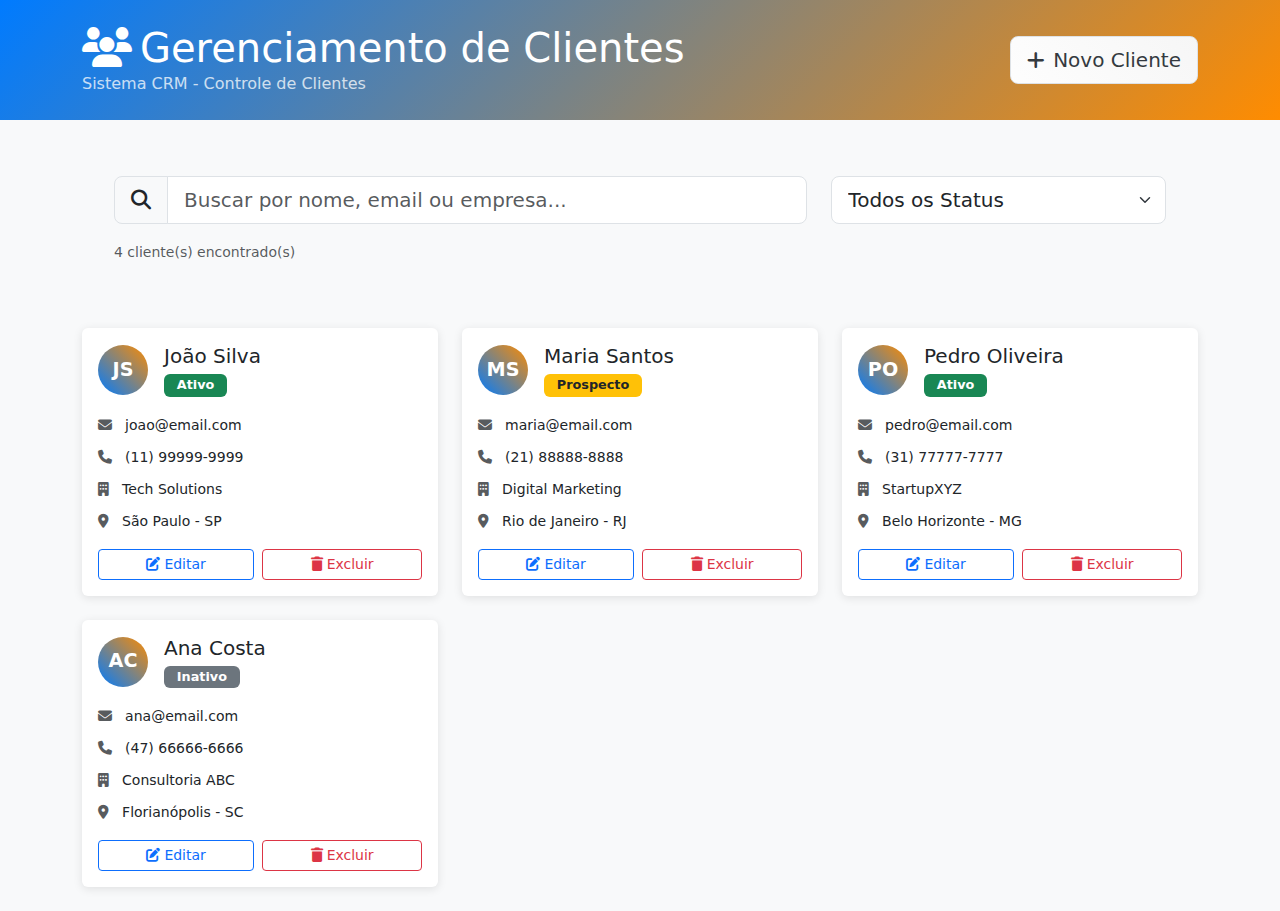
<file: index3.html>
<!DOCTYPE html>
<html lang="pt-BR">
<head>
    <meta charset="UTF-8">
    <meta name="viewport" content="width=device-width, initial-scale=1.0">
    <title>CRM - Gerenciamento de Clientes</title>

    <link href="https://cdnjs.cloudflare.com/ajax/libs/bootstrap/5.3.0/css/bootstrap.min.css" rel="stylesheet">
    <link href="https://cdnjs.cloudflare.com/ajax/libs/font-awesome/6.4.0/css/all.min.css" rel="stylesheet">
    <style>
        /* Keyframes for gradient animation - ADDED/MODIFIED FOR THIS BUTTON */
        @keyframes animatedGradient {
            0% { background-position: 0% 50%; }
            50% { background-position: 100% 50%; }
            100% { background-position: 0% 50%; }
        }

        .header-gradient {
            background: linear-gradient(135deg, #007bff 0%, #ff8c00 100%); /* Blue to Orange */
            color: white;
            /* Se quiser o cabeçalho animado também, adicione: */
            /* background-size: 200% 200%; */
            /* animation: animatedGradient 10s ease infinite; */
        }

        .client-card {
            transition: all 0.3s ease;
            border: none;
            box-shadow: 0 2px 10px rgba(0,0,0,0.1);
        }

        .client-card:hover {
            transform: translateY(-5px);
            box-shadow: 0 8px 25px rgba(0,0,0,0.15);
        }

        .search-container {
            background: #f8f9fa;
            border-radius: 15px;
            padding: 2rem;
            margin-bottom: 2rem;
        }

        .btn-gradient {
            background: linear-gradient(45deg, #007bff, #ff8c00); /* Blue to Orange */
            border: none;
            color: white;
            transition: background 0.3s ease; /* Keep transition for hover */
        }

        .btn-gradient:hover {
            background: linear-gradient(45deg, #0056b3, #cc7000); /* Darker shades for hover */
            color: white;
        }

        /* NEW CLASS FOR ANIMATED BUTTONS */
        .btn-animated-gradient {
            /* Existing properties for the gradient animation (if enabled) */
            background: linear-gradient(45deg, #ffffff, #f0f0f0); /* White to light gray gradient for subtle effect */
            background-size: 200% 200%; /* Needed for animation */
            animation: animatedGradient 10s ease infinite; /* Enable animation */

            border: 1px solid #dee2e6; /* A subtle light gray border */
            color: #343a40; /* Darker text for contrast on white background */
        }

        .btn-animated-gradient:hover {
            transform: scale(1.05); /* Slightly enlarge on hover */
            /* No need to change background on hover, animation handles it */
        }

        .status-badge {
            font-size: 0.8rem;
            padding: 0.3rem 0.8rem;
        }

        .client-avatar {
            width: 50px;
            height: 50px;
            background: linear-gradient(45deg, #007bff, #ff8c00); /* Blue to Orange */
            border-radius: 50%;
            display: flex;
            align-items: center;
            justify-content: center;
            color: white;
            font-weight: bold;
            font-size: 1.2rem;
        }

        .fade-in {
            animation: fadeIn 0.5s ease-in;
        }

        @keyframes fadeIn {
            from { opacity: 0; transform: translateY(20px); }
            to { opacity: 1; transform: translateY(0); }
        }

        .empty-state {
            text-align: center;
            padding: 3rem;
            color: #6c757d;
        }

        .empty-state i {
            font-size: 4rem;
            margin-bottom: 1rem;
            opacity: 0.5;
        }
    </style>
</head>
<body class="bg-light">
    <header class="header-gradient py-4 mb-4">
        <div class="container">
            <div class="row align-items-center">
                <div class="col">
                    <h1 class="mb-0"><i class="fas fa-users me-2"></i>Gerenciamento de Clientes</h1>
                    <p class="mb-0 opacity-75">Sistema CRM - Controle de Clientes</p>
                </div>
                <div class="col-auto">
                    <button class="btn btn-animated-gradient btn-lg" data-bs-toggle="modal" data-bs-target="#clientModal" onclick="openCreateModal()">
                        <i class="fas fa-plus me-2"></i>Novo Cliente
                    </button>
                </div>
            </div>
        </div>
    </header>

    <div class="container">
        <div class="search-container">
            <div class="row">
                <div class="col-md-8">
                    <div class="input-group input-group-lg">
                        <span class="input-group-text"><i class="fas fa-search"></i></span>
                        <input type="text" id="searchInput" class="form-control" placeholder="Buscar por nome, email ou empresa...">
                    </div>
                </div>
                <div class="col-md-4">
                    <select id="statusFilter" class="form-select form-select-lg">
                        <option value="">Todos os Status</option>
                        <option value="ativo">Ativo</option>
                        <option value="inativo">Inativo</option>
                        <option value="prospecto">Prospecto</option>
                    </select>
                </div>
            </div>
            <div class="row mt-3">
                <div class="col">
                    <small class="text-muted">
                        <span id="clientCount">0</span> cliente(s) encontrado(s)
                    </small>
                </div>
            </div>
        </div>

        <div id="clientsList" class="row">
        </div>

        <div id="emptyState" class="empty-state" style="display: none;">
            <i class="fas fa-user-slash"></i>
            <h3>Nenhum cliente encontrado</h3>
            <p>Não encontramos clientes com os critérios de busca especificados.</p>
        </div>
    </div>

    <div class="modal fade" id="clientModal" tabindex="-1">
        <div class="modal-dialog modal-lg">
            <div class="modal-content">
                <div class="modal-header header-gradient">
                    <h5 class="modal-title" id="modalTitle">
                        <i class="fas fa-user-plus me-2"></i>Novo Cliente
                    </h5>
                    <button type="button" class="btn-close btn-close-white" data-bs-dismiss="modal"></button>
                </div>
                <div class="modal-body">
                    <form id="clientForm">
                        <div class="row">
                            <div class="col-md-6">
                                <div class="mb-3">
                                    <label class="form-label">Nome Completo *</label>
                                    <input type="text" id="clientName" class="form-control" required>
                                </div>
                            </div>
                            <div class="col-md-6">
                                <div class="mb-3">
                                    <label class="form-label">Email *</label>
                                    <input type="email" id="clientEmail" class="form-control" required>
                                </div>
                            </div>
                        </div>
                        <div class="row">
                            <div class="col-md-6">
                                <div class="mb-3">
                                    <label class="form-label">Telefone</label>
                                    <input type="tel" id="clientPhone" class="form-control">
                                </div>
                            </div>
                            <div class="col-md-6">
                                <div class="mb-3">
                                    <label class="form-label">Empresa</label>
                                    <input type="text" id="clientCompany" class="form-control">
                                </div>
                            </div>
                        </div>
                        <div class="row">
                            <div class="col-md-6">
                                <div class="mb-3">
                                    <label class="form-label">Status</label>
                                    <select id="clientStatus" class="form-select">
                                        <option value="ativo">Ativo</option>
                                        <option value="inativo">Inativo</option>
                                        <option value="prospecto">Prospecto</option>
                                    </select>
                                </div>
                            </div>
                            <div class="col-md-6">
                                <div class="mb-3">
                                    <label class="form-label">Estado</label>
                                    <select id="clientState" class="form-select" onchange="populateCities()">
                                        <option value="">Selecione um estado</option>
                                    </select>
                                </div>
                            </div>
                        </div>
                        <div class="mb-3">
                            <label class="form-label">Cidade</label>
                            <select id="clientCity" class="form-select">
                                <option value="">Selecione uma cidade</option>
                            </select>
                        </div>
                        <div class="mb-3">
                            <label class="form-label">Observações</label>
                            <textarea id="clientNotes" class="form-control" rows="3"></textarea>
                        </div>
                    </form>
                </div>
                <div class="modal-footer">
                    <button type="button" class="btn btn-secondary" data-bs-dismiss="modal">Cancelar</button>
                    <button type="button" class="btn btn-gradient" onclick="saveClient()">
                        <i class="fas fa-save me-2"></i>Salvar Cliente
                    </button>
                </div>
            </div>
        </div>
    </div>

    <div class="modal fade" id="deleteModal" tabindex="-1">
        <div class="modal-dialog">
            <div class="modal-content">
                <div class="modal-header bg-danger text-white">
                    <h5 class="modal-title">
                        <i class="fas fa-exclamation-triangle me-2"></i>Confirmar Exclusão
                    </h5>
                    <button type="button" class="btn-close btn-close-white" data-bs-dismiss="modal"></button>
                </div>
                <div class="modal-body">
                    <p>Tem certeza que deseja excluir este cliente?</p>
                    <p class="text-muted">Esta ação não pode ser desfeita.</p>
                </div>
                <div class="modal-footer">
                    <button type="button" class="btn btn-secondary" data-bs-dismiss="modal">Cancelar</button>
                    <button type="button" class="btn btn-danger" onclick="confirmDelete()">
                        <i class="fas fa-trash me-2"></i>Excluir
                    </button>
                </div>
            </div>
        </div>
    </div>

    <script src="https://cdnjs.cloudflare.com/ajax/libs/bootstrap/5.3.0/js/bootstrap.bundle.min.js"></script>
    <script>
        // Dados dos clientes (simulando uma base de dados)
        let clients = [
            {
                id: 1,
                name: "João Silva",
                email: "joao@email.com",
                phone: "(11) 99999-9999",
                company: "Tech Solutions",
                status: "ativo",
                state: "SP",
                city: "São Paulo",
                notes: "Cliente premium, sempre pontual nos pagamentos."
            },
            {
                id: 2,
                name: "Maria Santos",
                email: "maria@email.com",
                phone: "(21) 88888-8888",
                company: "Digital Marketing",
                status: "prospecto",
                state: "RJ",
                city: "Rio de Janeiro",
                notes: "Interessada em nossos serviços de consultoria."
            },
            {
                id: 3,
                name: "Pedro Oliveira",
                email: "pedro@email.com",
                phone: "(31) 77777-7777",
                company: "StartupXYZ",
                status: "ativo",
                state: "MG",
                city: "Belo Horizonte",
                notes: "Startup em crescimento, ótimo potencial."
            },
            {
                id: 4,
                name: "Ana Costa",
                email: "ana@email.com",
                phone: "(47) 66666-6666",
                company: "Consultoria ABC",
                status: "inativo",
                state: "SC",
                city: "Florianópolis",
                notes: "Contrato finalizado, manter contato."
            }
        ];

        let editingClientId = null;
        let clientToDelete = null;

        // Data for Brazilian states and cities (more comprehensive list)
        const brazilianStatesAndCities = {
            "": [], // Default empty state for the initial option
            "AC": ["Rio Branco", "Cruzeiro do Sul", "Sena Madureira", "Tarauacá", "Feijó"],
            "AL": ["Maceió", "Arapiraca", "Rio Largo", "Palmeira dos Índios", "União dos Palmares"],
            "AP": ["Macapá", "Santana", "Laranjal do Jari", "Oiapoque", "Porto Grande"],
            "AM": ["Manaus", "Parintins", "Itacoatiara", "Manacapuru", "Coari"],
            "BA": ["Salvador", "Feira de Santana", "Vitória da Conquista", "Camaçari", "Itabuna", "Ilhéus", "Juazeiro", "Lauro de Freitas"],
            "CE": ["Fortaleza", "Caucaia", "Juazeiro do Norte", "Maracanaú", "Sobral", "Crato", "Itapipoca"],
            "DF": ["Brasília", "Ceilândia", "Taguatinga", "Samambaia", "Plano Piloto"],
            "ES": ["Vitória", "Vila Velha", "Serra", "Cariacica", "Linhares", "Colatina"],
            "GO": ["Goiânia", "Aparecida de Goiânia", "Anápolis", "Rio Verde", "Luziânia", "Águas Lindas de Goiás"],
            "MA": ["São Luís", "Imperatriz", "Açailândia", "Caxias", "Codó", "Bacabal", "Timon"],
            "MT": ["Cuiabá", "Várzea Grande", "Rondonópolis", "Sinop", "Tangará da Serra", "Cáceres"],
            "MS": ["Campo Grande", "Dourados", "Três Lagoas", "Corumbá", "Ponta Porã", "Naviraí"],
            "MG": ["Belo Horizonte", "Uberlândia", "Contagem", "Juiz de Fora", "Betim", "Montes Claros", "Uberaba", "Governador Valadares"],
            "PA": ["Belém", "Ananindeua", "Santarém", "Marabá", "Parauapebas", "Castanhal", "Altamira"],
            "PB": ["João Pessoa", "Campina Grande", "Santa Rita", "Patos", "Sousa", "Cabedelo"],
            "PR": ["Curitiba", "Londrina", "Maringá", "Ponta Grossa", "Cascavel", "São José dos Pinhais", "Foz do Iguaçu"],
            "PE": ["Recife", "Jaboatão dos Guararapes", "Olinda", "Caruaru", "Petrolina", "Paulista", "Garanhuns"],
            "PI": ["Teresina", "Parnaíba", "Picos", "Piripiri", "Floriano", "Campo Maior"],
            "RJ": ["Rio de Janeiro", "Nova Iguaçu", "Duque de Caxias", "São Gonçalo", "Niterói", "Campos dos Goytacazes", "Petrópolis"],
            "RN": ["Natal", "Mossoró", "Parnamirim", "São Gonçalo do Amarante", "Macaíba", "Ceará-Mirim"],
            "RS": ["Porto Alegre", "Caxias do Sul", "Canoas", "Pelotas", "Santa Maria", "Gravataí", "Viamão"],
            "RO": ["Porto Velho", "Ji-Paraná", "Ariquemes", "Cacoal", "Vilhena", "Jaru"],
            "RR": ["Boa Vista", "Rorainópolis", "Caracaraí", "Cantá", "Bonfim"],
            "SC": ["Florianópolis", "Joinville", "Blumenau", "São José", "Chapecó", "Criciúma", "Itajaí"],
            "SP": ["São Paulo", "Guarulhos", "Campinas", "São Bernardo do Campo", "Santo André", "Osasco", "São José dos Campos", "Ribeirão Preto", "Sorocaba", "Santos"],
            "SE": ["Aracaju", "Nossa Senhora do Socorro", "Lagarto", "Itabaiana", "Estância", "Tobias Barreto"],
            "TO": ["Palmas", "Araguaína", "Gurupi", "Porto Nacional", "Paraíso do Tocantins", "Colinas do Tocantins"]
        };


        // Function to populate the state dropdown
        function populateStatesDropdown() {
            const selectElement = document.getElementById('clientState');
            selectElement.innerHTML = '<option value="">Selecione um estado</option>'; // Default option
            const sortedStates = Object.keys(brazilianStatesAndCities).sort();
            sortedStates.forEach(state => {
                if (state) { // Avoid creating an option for the empty key
                    const option = document.createElement('option');
                    option.value = state;
                    option.textContent = state;
                    selectElement.appendChild(option);
                }
            });
        }

        // Function to populate cities based on selected state
        function populateCities() {
            const stateSelect = document.getElementById('clientState');
            const citySelect = document.getElementById('clientCity');
            const selectedState = stateSelect.value;

            citySelect.innerHTML = '<option value="">Selecione uma cidade</option>'; // Reset cities

            if (selectedState && brazilianStatesAndCities[selectedState]) {
                brazilianStatesAndCities[selectedState].sort().forEach(city => {
                    const option = document.createElement('option');
                    option.value = city;
                    option.textContent = city;
                    citySelect.appendChild(option);
                });
            }
        }

        // Função para obter as iniciais do nome
        function getInitials(name) {
            return name.split(' ').map(n => n[0]).join('').toUpperCase().substring(0, 2);
        }

        // Função para obter a classe CSS do status
        function getStatusClass(status) {
            const statusClasses = {
                'ativo': 'bg-success',
                'inativo': 'bg-secondary',
                'prospecto': 'bg-warning text-dark'
            };
            return statusClasses[status] || 'bg-secondary';
        }

        // Função para renderizar os clientes
        function renderClients(clientsToRender = clients) {
            const clientsList = document.getElementById('clientsList');
            const emptyState = document.getElementById('emptyState');
            const clientCount = document.getElementById('clientCount');

            if (clientsToRender.length === 0) {
                clientsList.innerHTML = '';
                emptyState.style.display = 'block';
                clientCount.textContent = '0';
                return;
            }

            emptyState.style.display = 'none';
            clientCount.textContent = clientsToRender.length;

            clientsList.innerHTML = clientsToRender.map(client => `
                <div class="col-md-6 col-lg-4 mb-4 fade-in">
                    <div class="card client-card h-100">
                        <div class="card-body">
                            <div class="d-flex align-items-center mb-3">
                                <div class="client-avatar me-3">
                                    ${getInitials(client.name)}
                                </div>
                                <div class="flex-grow-1">
                                    <h5 class="card-title mb-1">${client.name}</h5>
                                    <span class="badge status-badge ${getStatusClass(client.status)}">
                                        ${client.status.charAt(0).toUpperCase() + client.status.slice(1)}
                                    </span>
                                </div>
                            </div>

                            <div class="mb-2">
                                <small class="text-muted"><i class="fas fa-envelope me-2"></i></small>
                                <small>${client.email}</small>
                            </div>

                            ${client.phone ? `
                            <div class="mb-2">
                                <small class="text-muted"><i class="fas fa-phone me-2"></i></small>
                                <small>${client.phone}</small>
                            </div>
                            ` : ''}

                            ${client.company ? `
                            <div class="mb-2">
                                <small class="text-muted"><i class="fas fa-building me-2"></i></small>
                                <small>${client.company}</small>
                            </div>
                            ` : ''}

                            ${client.city && client.state ? `
                            <div class="mb-3">
                                <small class="text-muted"><i class="fas fa-map-marker-alt me-2"></i></small>
                                <small>${client.city} - ${client.state}</small>
                            </div>
                            ` : ''}

                            <div class="d-flex gap-2">
                                <button class="btn btn-outline-primary btn-sm flex-fill" onclick="editClient(${client.id})">
                                    <i class="fas fa-edit me-1"></i>Editar
                                </button>
                                <button class="btn btn-outline-danger btn-sm flex-fill" onclick="deleteClient(${client.id})">
                                    <i class="fas fa-trash me-1"></i>Excluir
                                </button>
                            </div>
                        </div>
                    </div>
                </div>
            `).join('');
        }

        // Função para filtrar clientes
        function filterClients() {
            const searchTerm = document.getElementById('searchInput').value.toLowerCase();
            const statusFilter = document.getElementById('statusFilter').value;

            const filteredClients = clients.filter(client => {
                const matchesSearch = client.name.toLowerCase().includes(searchTerm) ||
                                         client.email.toLowerCase().includes(searchTerm) ||
                                         (client.company && client.company.toLowerCase().includes(searchTerm)) ||
                                         (client.city && client.city.toLowerCase().includes(searchTerm)) ||
                                         (client.state && client.state.toLowerCase().includes(searchTerm));

                const matchesStatus = !statusFilter || client.status === statusFilter;

                return matchesSearch && matchesStatus;
            });

            renderClients(filteredClients);
        }

        // Função para abrir modal de criação
        function openCreateModal() {
            editingClientId = null;
            document.getElementById('modalTitle').innerHTML = '<i class="fas fa-user-plus me-2"></i>Novo Cliente';
            document.getElementById('clientForm').reset();
            populateStatesDropdown(); // Populate states
            document.getElementById('clientCity').innerHTML = '<option value="">Selecione uma cidade</option>'; // Clear cities
        }

        // Função para editar cliente
        function editClient(id) {
            const client = clients.find(c => c.id === id);
            if (!client) return;

            editingClientId = id;
            document.getElementById('modalTitle').innerHTML = '<i class="fas fa-user-edit me-2"></i>Editar Cliente';

            document.getElementById('clientName').value = client.name;
            document.getElementById('clientEmail').value = client.email;
            document.getElementById('clientPhone').value = client.phone || '';
            document.getElementById('clientCompany').value = client.company || '';
            document.getElementById('clientStatus').value = client.status;

            populateStatesDropdown(); // Populate states first
            document.getElementById('clientState').value = client.state || ''; // Set client's state
            populateCities(); // Then populate cities based on that state
            document.getElementById('clientCity').value = client.city || ''; // Set client's city

            document.getElementById('clientNotes').value = client.notes || '';

            new bootstrap.Modal(document.getElementById('clientModal')).show();
        }

        // Função para salvar cliente
        function saveClient() {
            const name = document.getElementById('clientName').value.trim();
            const email = document.getElementById('clientEmail').value.trim();
            const state = document.getElementById('clientState').value.trim();
            const city = document.getElementById('clientCity').value.trim();

            if (!name || !email) {
                alert('Nome e email são obrigatórios!');
                return;
            }

            const clientData = {
                name: name,
                email: email,
                phone: document.getElementById('clientPhone').value.trim(),
                company: document.getElementById('clientCompany').value.trim(),
                status: document.getElementById('clientStatus').value,
                state: state,
                city: city,
                notes: document.getElementById('clientNotes').value.trim()
            };

            if (editingClientId) {
                // Atualizar cliente existente
                const clientIndex = clients.findIndex(c => c.id === editingClientId);
                clients[clientIndex] = { ...clients[clientIndex], ...clientData };
            } else {
                // Criar novo cliente
                const newId = clients.length > 0 ? Math.max(...clients.map(c => c.id)) + 1 : 1; // Handle empty array
                clients.push({ id: newId, ...clientData });
            }

            bootstrap.Modal.getInstance(document.getElementById('clientModal')).hide();
            filterClients();
        }

        // Função para deletar cliente
        function deleteClient(id) {
            clientToDelete = id;
            new bootstrap.Modal(document.getElementById('deleteModal')).show();
        }

        // Função para confirmar exclusão
        function confirmDelete() {
            if (clientToDelete) {
                clients = clients.filter(c => c.id !== clientToDelete);
                clientToDelete = null;
                bootstrap.Modal.getInstance(document.getElementById('deleteModal')).hide();
                filterClients();
            }
        }

        // Event listeners
        document.getElementById('searchInput').addEventListener('input', filterClients);
        document.getElementById('statusFilter').addEventListener('change', filterClients);

        // Inicializar
        document.addEventListener('DOMContentLoaded', function() {
            populateStatesDropdown(); // Populate state dropdown on page load
            renderClients();
        });
    </script>
</body>
</html>
</file>
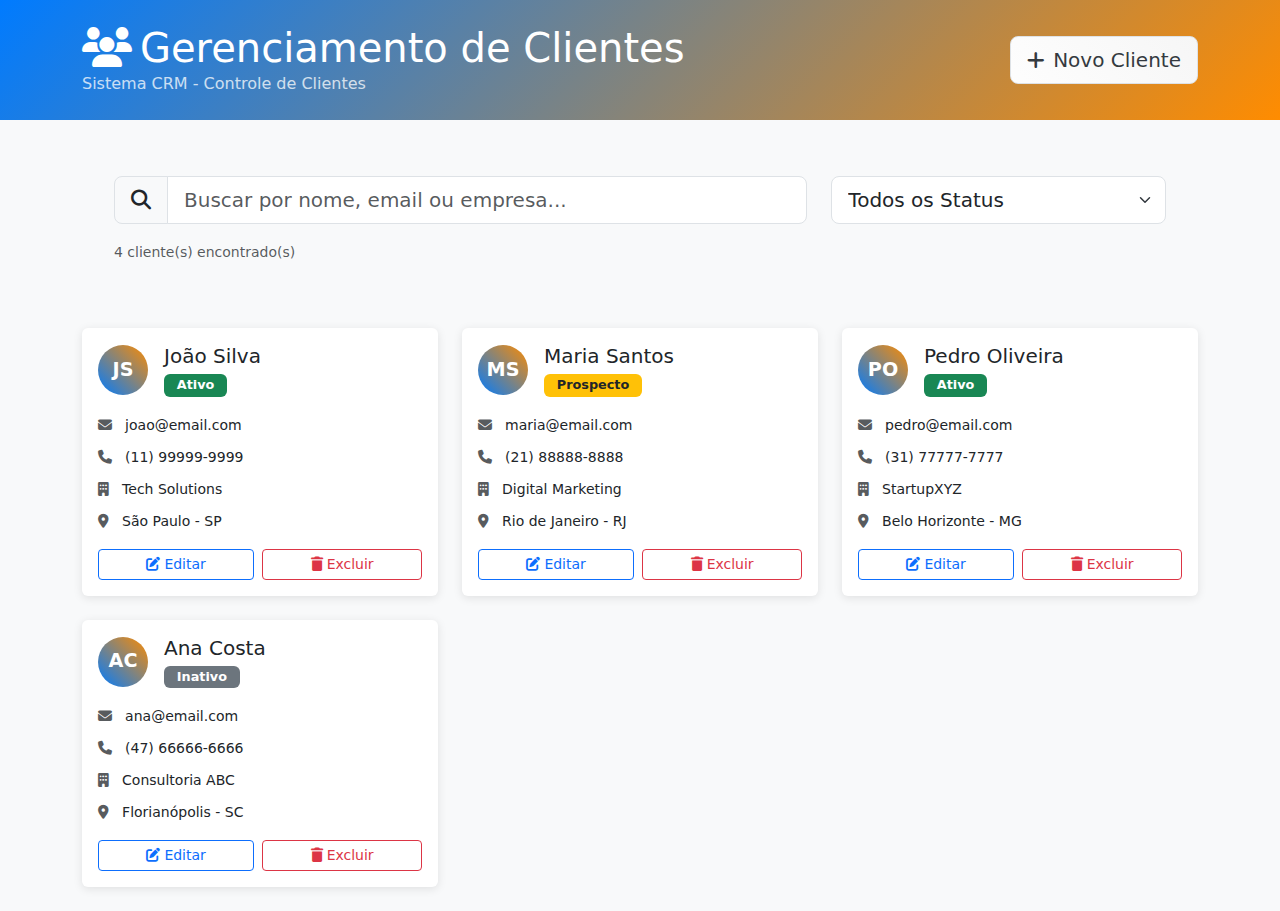
<file: outros/index3.html>
<!DOCTYPE html>
<html lang="pt-BR">
<head>
    <meta charset="UTF-8">
    <meta name="viewport" content="width=device-width, initial-scale=1.0">
    <title>CRM - Gerenciamento de Clientes</title>

    <link href="https://cdnjs.cloudflare.com/ajax/libs/bootstrap/5.3.0/css/bootstrap.min.css" rel="stylesheet">
    <link href="https://cdnjs.cloudflare.com/ajax/libs/font-awesome/6.4.0/css/all.min.css" rel="stylesheet">
    <style>
        /* Keyframes for gradient animation - ADDED/MODIFIED FOR THIS BUTTON */
        @keyframes animatedGradient {
            0% { background-position: 0% 50%; }
            50% { background-position: 100% 50%; }
            100% { background-position: 0% 50%; }
        }

        .header-gradient {
            background: linear-gradient(135deg, #007bff 0%, #ff8c00 100%); /* Blue to Orange */
            color: white;
            /* Se quiser o cabeçalho animado também, adicione: */
            /* background-size: 200% 200%; */
            /* animation: animatedGradient 10s ease infinite; */
        }

        .client-card {
            transition: all 0.3s ease;
            border: none;
            box-shadow: 0 2px 10px rgba(0,0,0,0.1);
        }

        .client-card:hover {
            transform: translateY(-5px);
            box-shadow: 0 8px 25px rgba(0,0,0,0.15);
        }

        .search-container {
            background: #f8f9fa;
            border-radius: 15px;
            padding: 2rem;
            margin-bottom: 2rem;
        }

        .btn-gradient {
            background: linear-gradient(45deg, #007bff, #ff8c00); /* Blue to Orange */
            border: none;
            color: white;
            transition: background 0.3s ease; /* Keep transition for hover */
        }

        .btn-gradient:hover {
            background: linear-gradient(45deg, #0056b3, #cc7000); /* Darker shades for hover */
            color: white;
        }

        /* NEW CLASS FOR ANIMATED BUTTONS */
        .btn-animated-gradient {
            /* Existing properties for the gradient animation (if enabled) */
            background: linear-gradient(45deg, #ffffff, #f0f0f0); /* White to light gray gradient for subtle effect */
            background-size: 200% 200%; /* Needed for animation */
            animation: animatedGradient 10s ease infinite; /* Enable animation */

            border: 1px solid #dee2e6; /* A subtle light gray border */
            color: #343a40; /* Darker text for contrast on white background */
        }

        .btn-animated-gradient:hover {
            transform: scale(1.05); /* Slightly enlarge on hover */
            /* No need to change background on hover, animation handles it */
        }

        .status-badge {
            font-size: 0.8rem;
            padding: 0.3rem 0.8rem;
        }

        .client-avatar {
            width: 50px;
            height: 50px;
            background: linear-gradient(45deg, #007bff, #ff8c00); /* Blue to Orange */
            border-radius: 50%;
            display: flex;
            align-items: center;
            justify-content: center;
            color: white;
            font-weight: bold;
            font-size: 1.2rem;
        }

        .fade-in {
            animation: fadeIn 0.5s ease-in;
        }

        @keyframes fadeIn {
            from { opacity: 0; transform: translateY(20px); }
            to { opacity: 1; transform: translateY(0); }
        }

        .empty-state {
            text-align: center;
            padding: 3rem;
            color: #6c757d;
        }

        .empty-state i {
            font-size: 4rem;
            margin-bottom: 1rem;
            opacity: 0.5;
        }
    </style>
</head>
<body class="bg-light">
    <header class="header-gradient py-4 mb-4">
        <div class="container">
            <div class="row align-items-center">
                <div class="col">
                    <h1 class="mb-0"><i class="fas fa-users me-2"></i>Gerenciamento de Clientes</h1>
                    <p class="mb-0 opacity-75">Sistema CRM - Controle de Clientes</p>
                </div>
                <div class="col-auto">
                    <button class="btn btn-animated-gradient btn-lg" data-bs-toggle="modal" data-bs-target="#clientModal" onclick="openCreateModal()">
                        <i class="fas fa-plus me-2"></i>Novo Cliente
                    </button>
                </div>
            </div>
        </div>
    </header>

    <div class="container">
        <div class="search-container">
            <div class="row">
                <div class="col-md-8">
                    <div class="input-group input-group-lg">
                        <span class="input-group-text"><i class="fas fa-search"></i></span>
                        <input type="text" id="searchInput" class="form-control" placeholder="Buscar por nome, email ou empresa...">
                    </div>
                </div>
                <div class="col-md-4">
                    <select id="statusFilter" class="form-select form-select-lg">
                        <option value="">Todos os Status</option>
                        <option value="ativo">Ativo</option>
                        <option value="inativo">Inativo</option>
                        <option value="prospecto">Prospecto</option>
                    </select>
                </div>
            </div>
            <div class="row mt-3">
                <div class="col">
                    <small class="text-muted">
                        <span id="clientCount">0</span> cliente(s) encontrado(s)
                    </small>
                </div>
            </div>
        </div>

        <div id="clientsList" class="row">
        </div>

        <div id="emptyState" class="empty-state" style="display: none;">
            <i class="fas fa-user-slash"></i>
            <h3>Nenhum cliente encontrado</h3>
            <p>Não encontramos clientes com os critérios de busca especificados.</p>
        </div>
    </div>

    <div class="modal fade" id="clientModal" tabindex="-1">
        <div class="modal-dialog modal-lg">
            <div class="modal-content">
                <div class="modal-header header-gradient">
                    <h5 class="modal-title" id="modalTitle">
                        <i class="fas fa-user-plus me-2"></i>Novo Cliente
                    </h5>
                    <button type="button" class="btn-close btn-close-white" data-bs-dismiss="modal"></button>
                </div>
                <div class="modal-body">
                    <form id="clientForm">
                        <div class="row">
                            <div class="col-md-6">
                                <div class="mb-3">
                                    <label class="form-label">Nome Completo *</label>
                                    <input type="text" id="clientName" class="form-control" required>
                                </div>
                            </div>
                            <div class="col-md-6">
                                <div class="mb-3">
                                    <label class="form-label">Email *</label>
                                    <input type="email" id="clientEmail" class="form-control" required>
                                </div>
                            </div>
                        </div>
                        <div class="row">
                            <div class="col-md-6">
                                <div class="mb-3">
                                    <label class="form-label">Telefone</label>
                                    <input type="tel" id="clientPhone" class="form-control">
                                </div>
                            </div>
                            <div class="col-md-6">
                                <div class="mb-3">
                                    <label class="form-label">Empresa</label>
                                    <input type="text" id="clientCompany" class="form-control">
                                </div>
                            </div>
                        </div>
                        <div class="row">
                            <div class="col-md-6">
                                <div class="mb-3">
                                    <label class="form-label">Status</label>
                                    <select id="clientStatus" class="form-select">
                                        <option value="ativo">Ativo</option>
                                        <option value="inativo">Inativo</option>
                                        <option value="prospecto">Prospecto</option>
                                    </select>
                                </div>
                            </div>
                            <div class="col-md-6">
                                <div class="mb-3">
                                    <label class="form-label">Estado</label>
                                    <select id="clientState" class="form-select" onchange="populateCities()">
                                        <option value="">Selecione um estado</option>
                                    </select>
                                </div>
                            </div>
                        </div>
                        <div class="mb-3">
                            <label class="form-label">Cidade</label>
                            <select id="clientCity" class="form-select">
                                <option value="">Selecione uma cidade</option>
                            </select>
                        </div>
                        <div class="mb-3">
                            <label class="form-label">Observações</label>
                            <textarea id="clientNotes" class="form-control" rows="3"></textarea>
                        </div>
                    </form>
                </div>
                <div class="modal-footer">
                    <button type="button" class="btn btn-secondary" data-bs-dismiss="modal">Cancelar</button>
                    <button type="button" class="btn btn-gradient" onclick="saveClient()">
                        <i class="fas fa-save me-2"></i>Salvar Cliente
                    </button>
                </div>
            </div>
        </div>
    </div>

    <div class="modal fade" id="deleteModal" tabindex="-1">
        <div class="modal-dialog">
            <div class="modal-content">
                <div class="modal-header bg-danger text-white">
                    <h5 class="modal-title">
                        <i class="fas fa-exclamation-triangle me-2"></i>Confirmar Exclusão
                    </h5>
                    <button type="button" class="btn-close btn-close-white" data-bs-dismiss="modal"></button>
                </div>
                <div class="modal-body">
                    <p>Tem certeza que deseja excluir este cliente?</p>
                    <p class="text-muted">Esta ação não pode ser desfeita.</p>
                </div>
                <div class="modal-footer">
                    <button type="button" class="btn btn-secondary" data-bs-dismiss="modal">Cancelar</button>
                    <button type="button" class="btn btn-danger" onclick="confirmDelete()">
                        <i class="fas fa-trash me-2"></i>Excluir
                    </button>
                </div>
            </div>
        </div>
    </div>

    <script src="https://cdnjs.cloudflare.com/ajax/libs/bootstrap/5.3.0/js/bootstrap.bundle.min.js"></script>
    <script>
        // Dados dos clientes (simulando uma base de dados)
        let clients = [
            {
                id: 1,
                name: "João Silva",
                email: "joao@email.com",
                phone: "(11) 99999-9999",
                company: "Tech Solutions",
                status: "ativo",
                state: "SP",
                city: "São Paulo",
                notes: "Cliente premium, sempre pontual nos pagamentos."
            },
            {
                id: 2,
                name: "Maria Santos",
                email: "maria@email.com",
                phone: "(21) 88888-8888",
                company: "Digital Marketing",
                status: "prospecto",
                state: "RJ",
                city: "Rio de Janeiro",
                notes: "Interessada em nossos serviços de consultoria."
            },
            {
                id: 3,
                name: "Pedro Oliveira",
                email: "pedro@email.com",
                phone: "(31) 77777-7777",
                company: "StartupXYZ",
                status: "ativo",
                state: "MG",
                city: "Belo Horizonte",
                notes: "Startup em crescimento, ótimo potencial."
            },
            {
                id: 4,
                name: "Ana Costa",
                email: "ana@email.com",
                phone: "(47) 66666-6666",
                company: "Consultoria ABC",
                status: "inativo",
                state: "SC",
                city: "Florianópolis",
                notes: "Contrato finalizado, manter contato."
            }
        ];

        let editingClientId = null;
        let clientToDelete = null;

        // Data for Brazilian states and cities (more comprehensive list)
        const brazilianStatesAndCities = {
            "": [], // Default empty state for the initial option
            "AC": ["Rio Branco", "Cruzeiro do Sul", "Sena Madureira", "Tarauacá", "Feijó"],
            "AL": ["Maceió", "Arapiraca", "Rio Largo", "Palmeira dos Índios", "União dos Palmares"],
            "AP": ["Macapá", "Santana", "Laranjal do Jari", "Oiapoque", "Porto Grande"],
            "AM": ["Manaus", "Parintins", "Itacoatiara", "Manacapuru", "Coari"],
            "BA": ["Salvador", "Feira de Santana", "Vitória da Conquista", "Camaçari", "Itabuna", "Ilhéus", "Juazeiro", "Lauro de Freitas"],
            "CE": ["Fortaleza", "Caucaia", "Juazeiro do Norte", "Maracanaú", "Sobral", "Crato", "Itapipoca"],
            "DF": ["Brasília", "Ceilândia", "Taguatinga", "Samambaia", "Plano Piloto"],
            "ES": ["Vitória", "Vila Velha", "Serra", "Cariacica", "Linhares", "Colatina"],
            "GO": ["Goiânia", "Aparecida de Goiânia", "Anápolis", "Rio Verde", "Luziânia", "Águas Lindas de Goiás"],
            "MA": ["São Luís", "Imperatriz", "Açailândia", "Caxias", "Codó", "Bacabal", "Timon"],
            "MT": ["Cuiabá", "Várzea Grande", "Rondonópolis", "Sinop", "Tangará da Serra", "Cáceres"],
            "MS": ["Campo Grande", "Dourados", "Três Lagoas", "Corumbá", "Ponta Porã", "Naviraí"],
            "MG": ["Belo Horizonte", "Uberlândia", "Contagem", "Juiz de Fora", "Betim", "Montes Claros", "Uberaba", "Governador Valadares"],
            "PA": ["Belém", "Ananindeua", "Santarém", "Marabá", "Parauapebas", "Castanhal", "Altamira"],
            "PB": ["João Pessoa", "Campina Grande", "Santa Rita", "Patos", "Sousa", "Cabedelo"],
            "PR": ["Curitiba", "Londrina", "Maringá", "Ponta Grossa", "Cascavel", "São José dos Pinhais", "Foz do Iguaçu"],
            "PE": ["Recife", "Jaboatão dos Guararapes", "Olinda", "Caruaru", "Petrolina", "Paulista", "Garanhuns"],
            "PI": ["Teresina", "Parnaíba", "Picos", "Piripiri", "Floriano", "Campo Maior"],
            "RJ": ["Rio de Janeiro", "Nova Iguaçu", "Duque de Caxias", "São Gonçalo", "Niterói", "Campos dos Goytacazes", "Petrópolis"],
            "RN": ["Natal", "Mossoró", "Parnamirim", "São Gonçalo do Amarante", "Macaíba", "Ceará-Mirim"],
            "RS": ["Porto Alegre", "Caxias do Sul", "Canoas", "Pelotas", "Santa Maria", "Gravataí", "Viamão"],
            "RO": ["Porto Velho", "Ji-Paraná", "Ariquemes", "Cacoal", "Vilhena", "Jaru"],
            "RR": ["Boa Vista", "Rorainópolis", "Caracaraí", "Cantá", "Bonfim"],
            "SC": ["Florianópolis", "Joinville", "Blumenau", "São José", "Chapecó", "Criciúma", "Itajaí"],
            "SP": ["São Paulo", "Guarulhos", "Campinas", "São Bernardo do Campo", "Santo André", "Osasco", "São José dos Campos", "Ribeirão Preto", "Sorocaba", "Santos"],
            "SE": ["Aracaju", "Nossa Senhora do Socorro", "Lagarto", "Itabaiana", "Estância", "Tobias Barreto"],
            "TO": ["Palmas", "Araguaína", "Gurupi", "Porto Nacional", "Paraíso do Tocantins", "Colinas do Tocantins"]
        };


        // Function to populate the state dropdown
        function populateStatesDropdown() {
            const selectElement = document.getElementById('clientState');
            selectElement.innerHTML = '<option value="">Selecione um estado</option>'; // Default option
            const sortedStates = Object.keys(brazilianStatesAndCities).sort();
            sortedStates.forEach(state => {
                if (state) { // Avoid creating an option for the empty key
                    const option = document.createElement('option');
                    option.value = state;
                    option.textContent = state;
                    selectElement.appendChild(option);
                }
            });
        }

        // Function to populate cities based on selected state
        function populateCities() {
            const stateSelect = document.getElementById('clientState');
            const citySelect = document.getElementById('clientCity');
            const selectedState = stateSelect.value;

            citySelect.innerHTML = '<option value="">Selecione uma cidade</option>'; // Reset cities

            if (selectedState && brazilianStatesAndCities[selectedState]) {
                brazilianStatesAndCities[selectedState].sort().forEach(city => {
                    const option = document.createElement('option');
                    option.value = city;
                    option.textContent = city;
                    citySelect.appendChild(option);
                });
            }
        }

        // Função para obter as iniciais do nome
        function getInitials(name) {
            return name.split(' ').map(n => n[0]).join('').toUpperCase().substring(0, 2);
        }

        // Função para obter a classe CSS do status
        function getStatusClass(status) {
            const statusClasses = {
                'ativo': 'bg-success',
                'inativo': 'bg-secondary',
                'prospecto': 'bg-warning text-dark'
            };
            return statusClasses[status] || 'bg-secondary';
        }

        // Função para renderizar os clientes
        function renderClients(clientsToRender = clients) {
            const clientsList = document.getElementById('clientsList');
            const emptyState = document.getElementById('emptyState');
            const clientCount = document.getElementById('clientCount');

            if (clientsToRender.length === 0) {
                clientsList.innerHTML = '';
                emptyState.style.display = 'block';
                clientCount.textContent = '0';
                return;
            }

            emptyState.style.display = 'none';
            clientCount.textContent = clientsToRender.length;

            clientsList.innerHTML = clientsToRender.map(client => `
                <div class="col-md-6 col-lg-4 mb-4 fade-in">
                    <div class="card client-card h-100">
                        <div class="card-body">
                            <div class="d-flex align-items-center mb-3">
                                <div class="client-avatar me-3">
                                    ${getInitials(client.name)}
                                </div>
                                <div class="flex-grow-1">
                                    <h5 class="card-title mb-1">${client.name}</h5>
                                    <span class="badge status-badge ${getStatusClass(client.status)}">
                                        ${client.status.charAt(0).toUpperCase() + client.status.slice(1)}
                                    </span>
                                </div>
                            </div>

                            <div class="mb-2">
                                <small class="text-muted"><i class="fas fa-envelope me-2"></i></small>
                                <small>${client.email}</small>
                            </div>

                            ${client.phone ? `
                            <div class="mb-2">
                                <small class="text-muted"><i class="fas fa-phone me-2"></i></small>
                                <small>${client.phone}</small>
                            </div>
                            ` : ''}

                            ${client.company ? `
                            <div class="mb-2">
                                <small class="text-muted"><i class="fas fa-building me-2"></i></small>
                                <small>${client.company}</small>
                            </div>
                            ` : ''}

                            ${client.city && client.state ? `
                            <div class="mb-3">
                                <small class="text-muted"><i class="fas fa-map-marker-alt me-2"></i></small>
                                <small>${client.city} - ${client.state}</small>
                            </div>
                            ` : ''}

                            <div class="d-flex gap-2">
                                <button class="btn btn-outline-primary btn-sm flex-fill" onclick="editClient(${client.id})">
                                    <i class="fas fa-edit me-1"></i>Editar
                                </button>
                                <button class="btn btn-outline-danger btn-sm flex-fill" onclick="deleteClient(${client.id})">
                                    <i class="fas fa-trash me-1"></i>Excluir
                                </button>
                            </div>
                        </div>
                    </div>
                </div>
            `).join('');
        }

        // Função para filtrar clientes
        function filterClients() {
            const searchTerm = document.getElementById('searchInput').value.toLowerCase();
            const statusFilter = document.getElementById('statusFilter').value;

            const filteredClients = clients.filter(client => {
                const matchesSearch = client.name.toLowerCase().includes(searchTerm) ||
                                         client.email.toLowerCase().includes(searchTerm) ||
                                         (client.company && client.company.toLowerCase().includes(searchTerm)) ||
                                         (client.city && client.city.toLowerCase().includes(searchTerm)) ||
                                         (client.state && client.state.toLowerCase().includes(searchTerm));

                const matchesStatus = !statusFilter || client.status === statusFilter;

                return matchesSearch && matchesStatus;
            });

            renderClients(filteredClients);
        }

        // Função para abrir modal de criação
        function openCreateModal() {
            editingClientId = null;
            document.getElementById('modalTitle').innerHTML = '<i class="fas fa-user-plus me-2"></i>Novo Cliente';
            document.getElementById('clientForm').reset();
            populateStatesDropdown(); // Populate states
            document.getElementById('clientCity').innerHTML = '<option value="">Selecione uma cidade</option>'; // Clear cities
        }

        // Função para editar cliente
        function editClient(id) {
            const client = clients.find(c => c.id === id);
            if (!client) return;

            editingClientId = id;
            document.getElementById('modalTitle').innerHTML = '<i class="fas fa-user-edit me-2"></i>Editar Cliente';

            document.getElementById('clientName').value = client.name;
            document.getElementById('clientEmail').value = client.email;
            document.getElementById('clientPhone').value = client.phone || '';
            document.getElementById('clientCompany').value = client.company || '';
            document.getElementById('clientStatus').value = client.status;

            populateStatesDropdown(); // Populate states first
            document.getElementById('clientState').value = client.state || ''; // Set client's state
            populateCities(); // Then populate cities based on that state
            document.getElementById('clientCity').value = client.city || ''; // Set client's city

            document.getElementById('clientNotes').value = client.notes || '';

            new bootstrap.Modal(document.getElementById('clientModal')).show();
        }

        // Função para salvar cliente
        function saveClient() {
            const name = document.getElementById('clientName').value.trim();
            const email = document.getElementById('clientEmail').value.trim();
            const state = document.getElementById('clientState').value.trim();
            const city = document.getElementById('clientCity').value.trim();

            if (!name || !email) {
                alert('Nome e email são obrigatórios!');
                return;
            }

            const clientData = {
                name: name,
                email: email,
                phone: document.getElementById('clientPhone').value.trim(),
                company: document.getElementById('clientCompany').value.trim(),
                status: document.getElementById('clientStatus').value,
                state: state,
                city: city,
                notes: document.getElementById('clientNotes').value.trim()
            };

            if (editingClientId) {
                // Atualizar cliente existente
                const clientIndex = clients.findIndex(c => c.id === editingClientId);
                clients[clientIndex] = { ...clients[clientIndex], ...clientData };
            } else {
                // Criar novo cliente
                const newId = clients.length > 0 ? Math.max(...clients.map(c => c.id)) + 1 : 1; // Handle empty array
                clients.push({ id: newId, ...clientData });
            }

            bootstrap.Modal.getInstance(document.getElementById('clientModal')).hide();
            filterClients();
        }

        // Função para deletar cliente
        function deleteClient(id) {
            clientToDelete = id;
            new bootstrap.Modal(document.getElementById('deleteModal')).show();
        }

        // Função para confirmar exclusão
        function confirmDelete() {
            if (clientToDelete) {
                clients = clients.filter(c => c.id !== clientToDelete);
                clientToDelete = null;
                bootstrap.Modal.getInstance(document.getElementById('deleteModal')).hide();
                filterClients();
            }
        }

        // Event listeners
        document.getElementById('searchInput').addEventListener('input', filterClients);
        document.getElementById('statusFilter').addEventListener('change', filterClients);

        // Inicializar
        document.addEventListener('DOMContentLoaded', function() {
            populateStatesDropdown(); // Populate state dropdown on page load
            renderClients();
        });
    </script>
</body>
</html>
</file>
